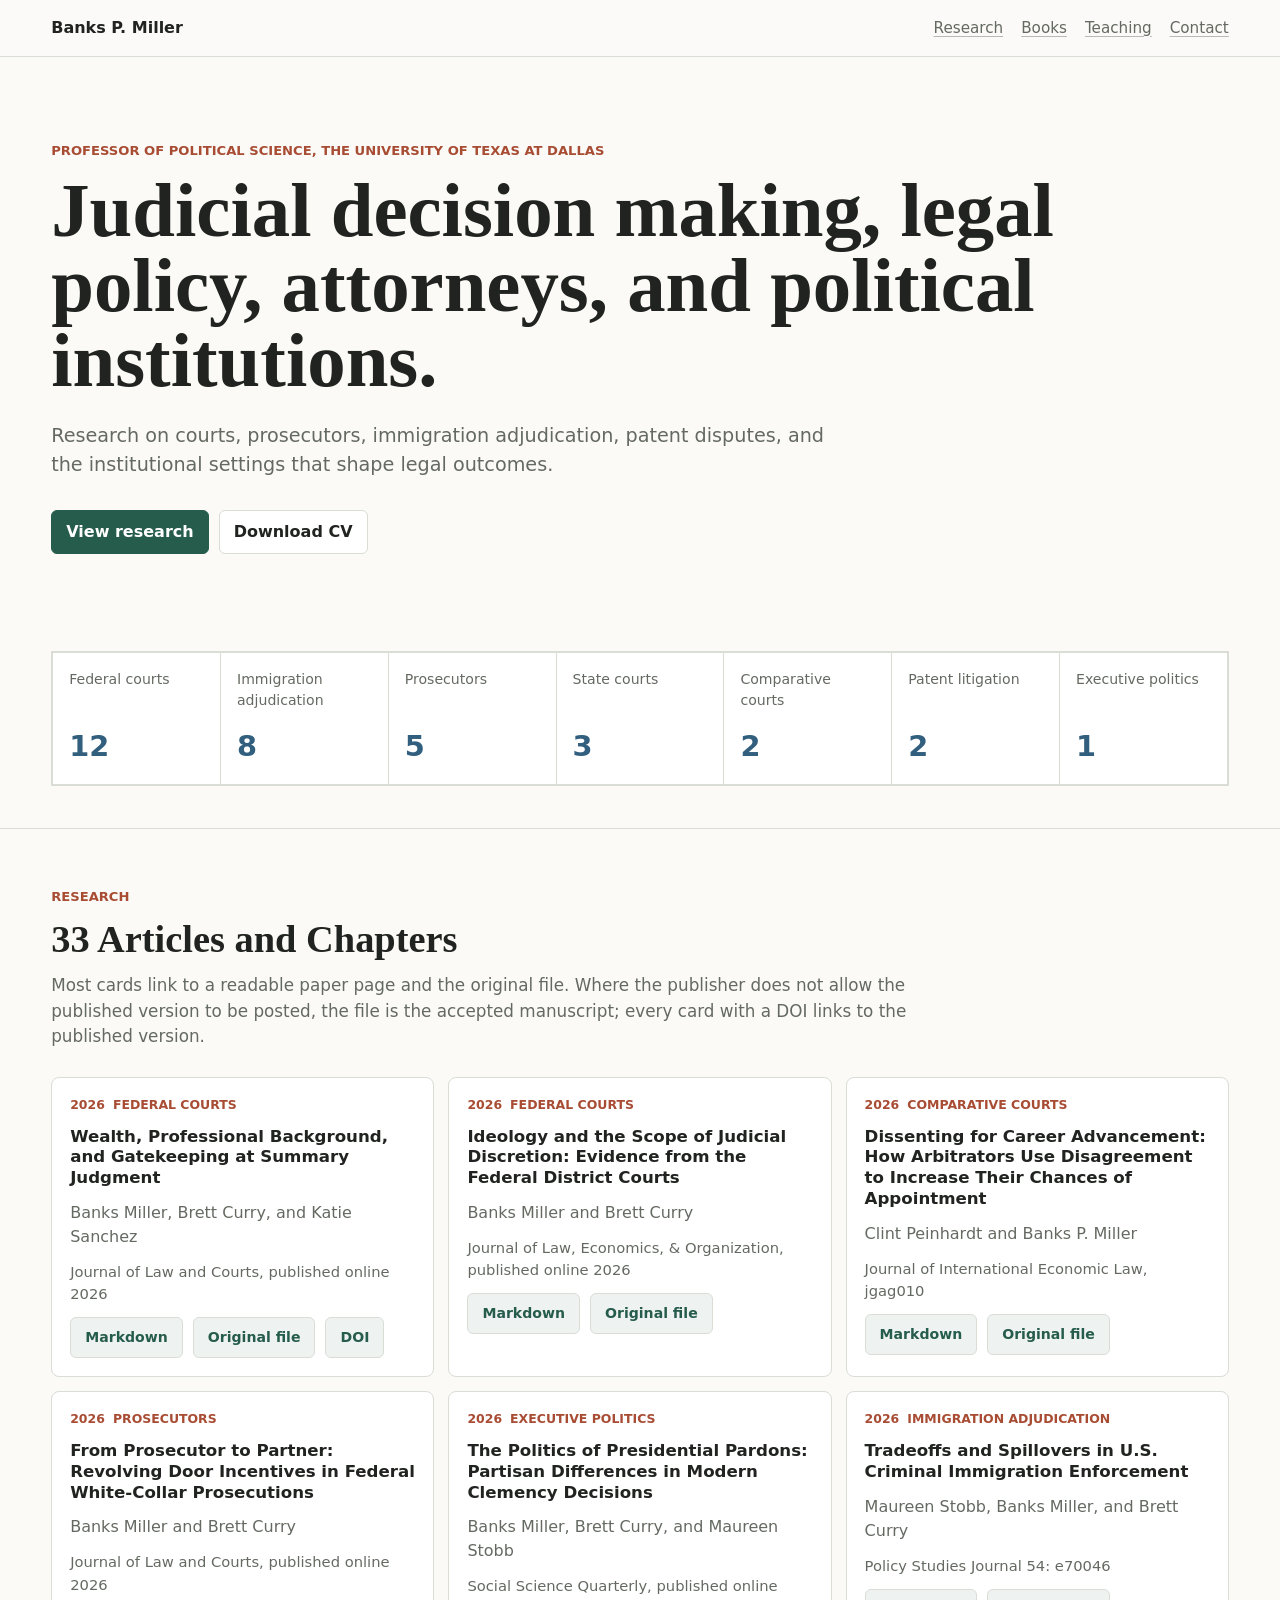
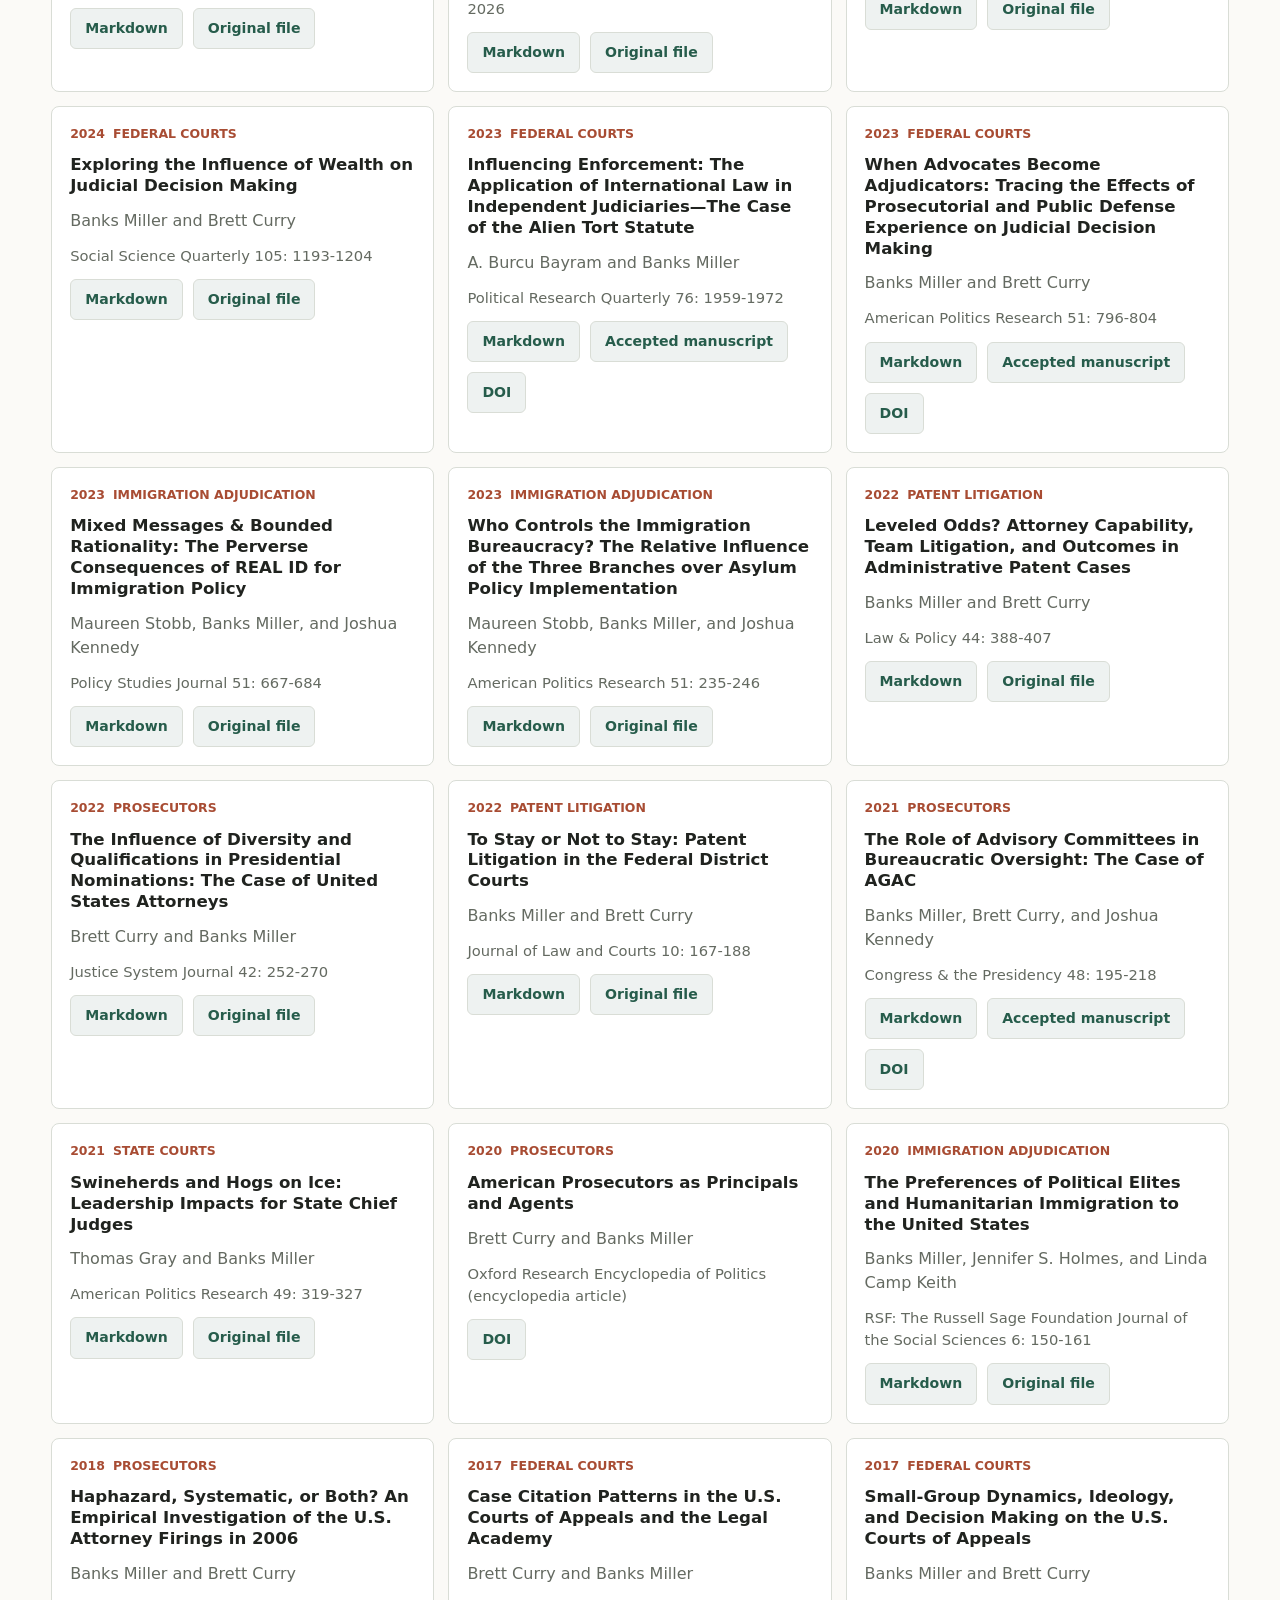
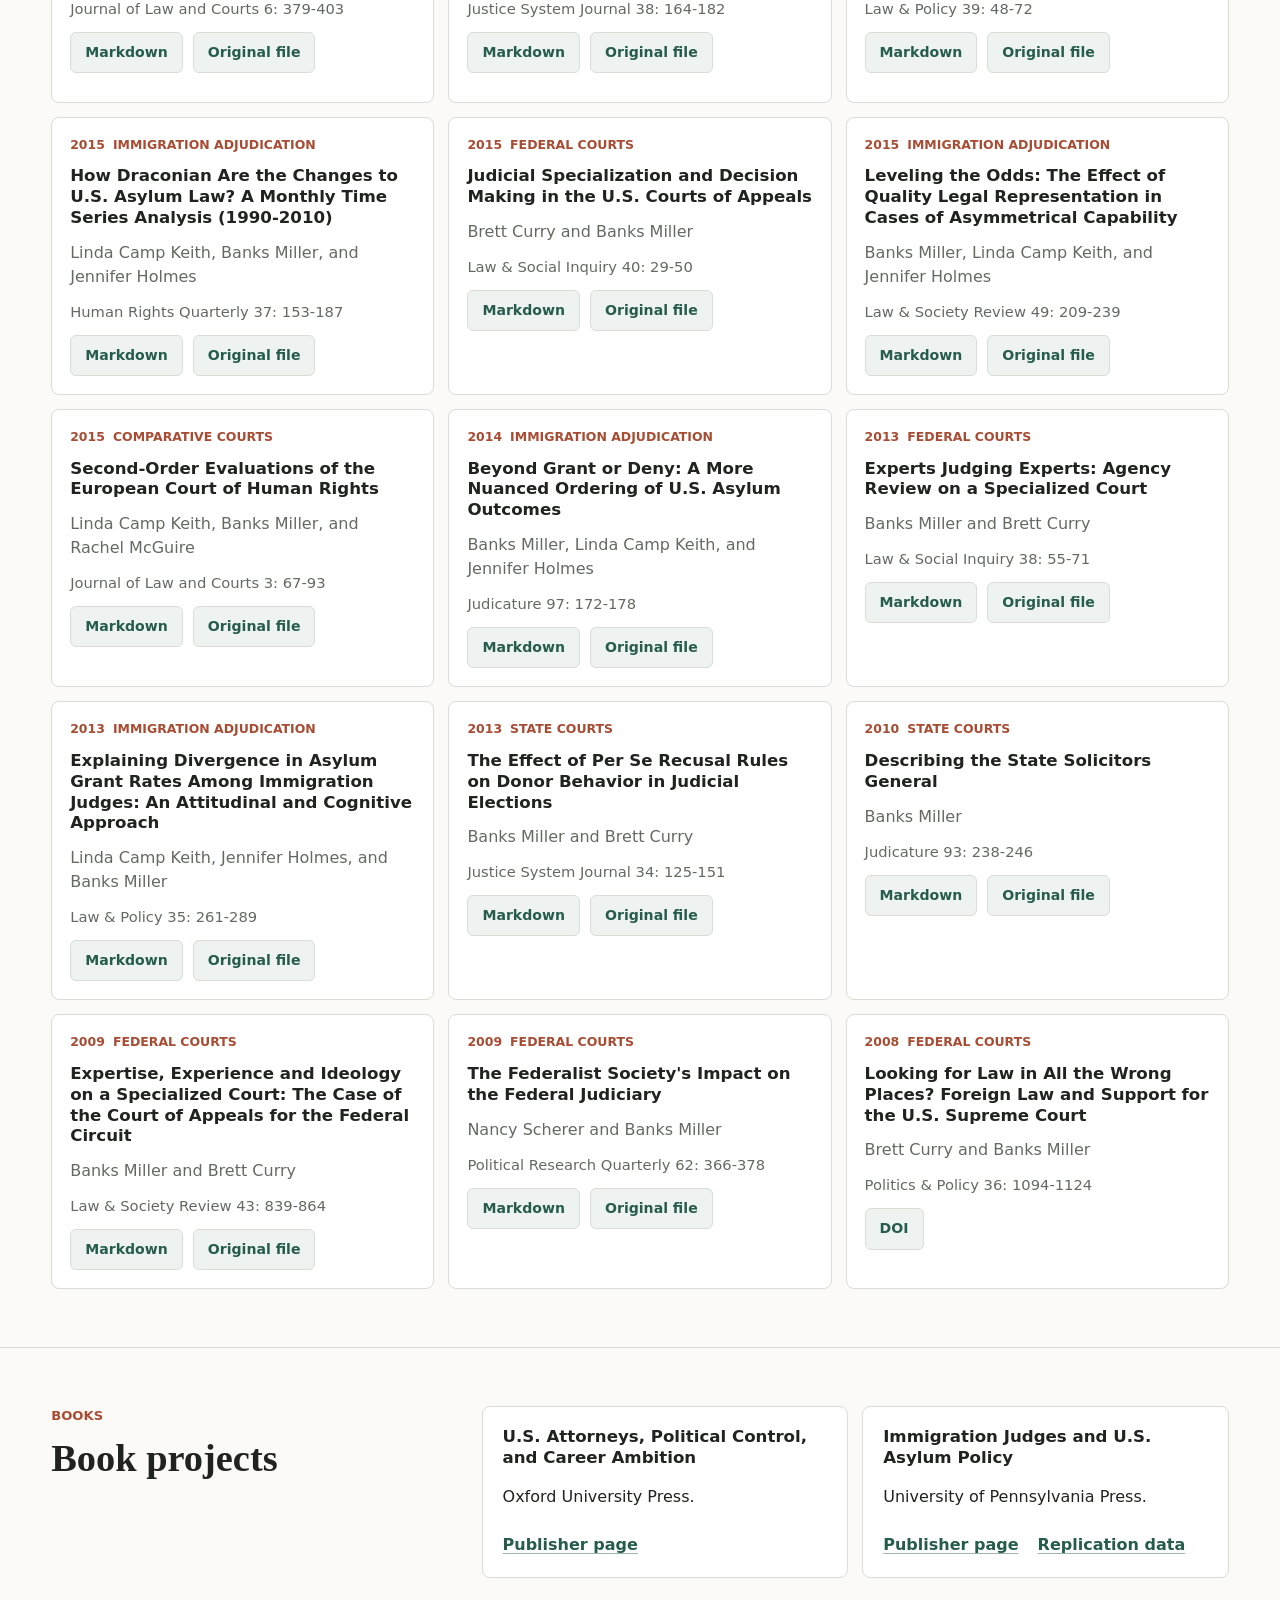
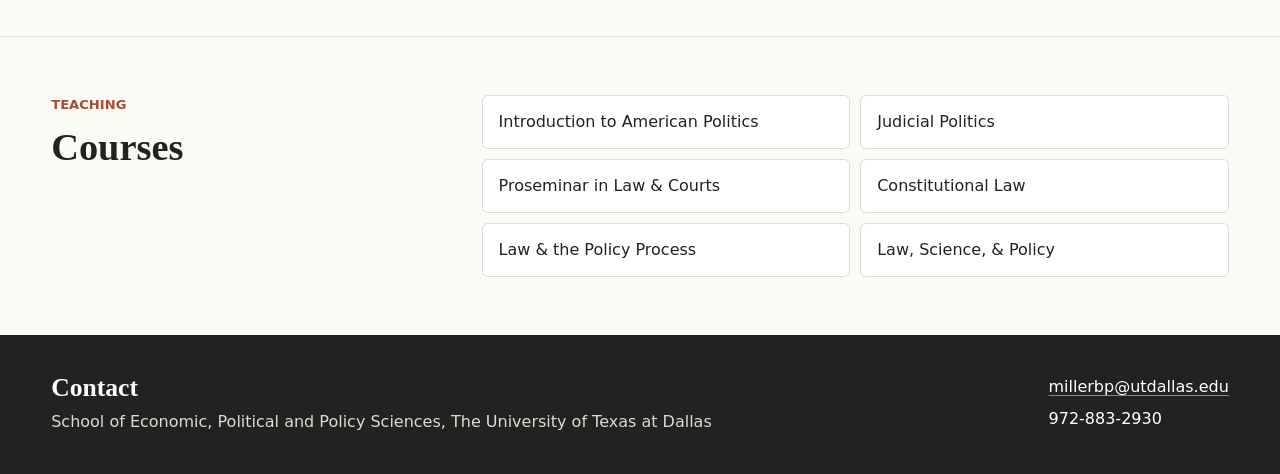
<file: index.html>
<!doctype html>
<html lang="en">
<head>
  <meta charset="utf-8">
  <meta name="viewport" content="width=device-width, initial-scale=1">
  <title>Banks P. Miller | Judicial Politics and Legal Policy</title>
  <link rel="stylesheet" href="styles.css">
</head>
<body>
  <header class="topbar">
    <a class="brand" href="#home">Banks P. Miller</a>
    <nav aria-label="Primary">
      <a href="#research">Research</a>
      <a href="#books">Books</a>
      <a href="#teaching">Teaching</a>
      <a href="#contact">Contact</a>
    </nav>
  </header>

  <main id="home">
    <section class="intro">
      <div>
        <p class="eyebrow"><span>Professor of Political Science</span><span>The University of Texas at Dallas</span></p>
        <h1><span>Judicial decision making,</span><span>legal policy, attorneys,</span><span>and political institutions.</span></h1>
        <p class="lede">Research on courts, prosecutors, immigration adjudication, patent disputes, and the institutional settings that shape legal outcomes.</p>
        <div class="hero-actions">
          <a class="button primary" href="#research">View research</a>
          <a class="button secondary" href="cv.pdf">Download CV</a>
        </div>
      </div>
    </section>

    <section class="focus-band" aria-label="Research areas">
      <ul>
        <li><span>Federal courts</span><strong>12</strong></li>
<li><span>Immigration adjudication</span><strong>8</strong></li>
<li><span>Prosecutors</span><strong>5</strong></li>
<li><span>State courts</span><strong>3</strong></li>
<li><span>Comparative courts</span><strong>2</strong></li>
<li><span>Patent litigation</span><strong>2</strong></li>
<li><span>Executive politics</span><strong>1</strong></li>
      </ul>
    </section>

    <section id="research" class="section">
      <div class="section-head">
        <p class="eyebrow">Research</p>
        <h2>33 Articles and Chapters</h2>
        <p>Most cards link to a readable paper page and the original file. Where the publisher does not allow the published version to be posted, the file is the accepted manuscript; every card with a DOI links to the published version.</p>
      </div>
      <div class="paper-grid">
        <article class="paper-card" data-topic="Federal courts">
  <div class="paper-meta">
    <span>2026</span>
    <span>Federal courts</span>
  </div>
  <h3>Wealth, Professional Background, and Gatekeeping at Summary Judgment</h3>
  <p>Banks Miller, Brett Curry, and Katie Sanchez</p>
  <p class="venue">Journal of Law and Courts, published online 2026</p>
  <div class="actions">
    <a href="wealth-gatekeeping-summary-judgment.html">Markdown</a>
    <a href="jlc_wealth_gatekeeping_summary_judgment_2026.pdf">Original file</a>
    <a href="https://doi.org/10.1017/jlc.2026.10037">DOI</a>
  </div>
</article>

        <article class="paper-card" data-topic="Federal courts">
  <div class="paper-meta">
    <span>2026</span>
    <span>Federal courts</span>
  </div>
  <h3>Ideology and the Scope of Judicial Discretion: Evidence from the Federal District Courts</h3>
  <p>Banks Miller and Brett Curry</p>
  <p class="venue">Journal of Law, Economics, &amp; Organization, published online 2026</p>
  <div class="actions">
    <a href="ideology-scope-judicial-discretion.html">Markdown</a>
    <a href="jleo_ideology_judicial_discretion_2026.pdf">Original file</a>
  </div>
</article>

        <article class="paper-card" data-topic="Comparative courts">
  <div class="paper-meta">
    <span>2026</span>
    <span>Comparative courts</span>
  </div>
  <h3>Dissenting for Career Advancement: How Arbitrators Use Disagreement to Increase Their Chances of Appointment</h3>
  <p>Clint Peinhardt and Banks P. Miller</p>
  <p class="venue">Journal of International Economic Law, jgag010</p>
  <div class="actions">
    <a href="dissents-investor-state-dispute-settlement.html">Markdown</a>
    <a href="jiel_dissenting_career_advancement_2026.pdf">Original file</a>
  </div>
</article>

<article class="paper-card" data-topic="Prosecutors">
  <div class="paper-meta">
    <span>2026</span>
    <span>Prosecutors</span>
  </div>
  <h3>From Prosecutor to Partner: Revolving Door Incentives in Federal White-Collar Prosecutions</h3>
  <p>Banks Miller and Brett Curry</p>
  <p class="venue">Journal of Law and Courts, published online 2026</p>
  <div class="actions">
    <a href="revolving-door-white-collar-prosecutions.html">Markdown</a>
    <a href="jlc_revolving_door_white_collar_2026.pdf">Original file</a>
  </div>
</article>

<article class="paper-card" data-topic="Executive politics">
  <div class="paper-meta">
    <span>2026</span>
    <span>Executive politics</span>
  </div>
  <h3>The Politics of Presidential Pardons: Partisan Differences in Modern Clemency Decisions</h3>
  <p>Banks Miller, Brett Curry, and Maureen Stobb</p>
  <p class="venue">Social Science Quarterly, published online 2026</p>
  <div class="actions">
    <a href="politics-presidential-pardons.html">Markdown</a>
    <a href="ssq_presidential_pardons_2026.pdf">Original file</a>
  </div>
</article>

<article class="paper-card" data-topic="Immigration adjudication">
  <div class="paper-meta">
    <span>2026</span>
    <span>Immigration adjudication</span>
  </div>
  <h3>Tradeoffs and Spillovers in U.S. Criminal Immigration Enforcement</h3>
  <p>Maureen Stobb, Banks Miller, and Brett Curry</p>
  <p class="venue">Policy Studies Journal 54: e70046</p>
  <div class="actions">
    <a href="tradeoffs-spillovers-criminal-immigration-enforcement.html">Markdown</a>
    <a href="psj_tradeoffs_spillovers_immigration_2026.pdf">Original file</a>
  </div>
</article>

<article class="paper-card" data-topic="Federal courts">
  <div class="paper-meta">
    <span>2024</span>
    <span>Federal courts</span>
  </div>
  <h3>Exploring the Influence of Wealth on Judicial Decision Making</h3>
  <p>Banks Miller and Brett Curry</p>
  <p class="venue">Social Science Quarterly 105: 1193-1204</p>
  <div class="actions">
    <a href="judicial-wealth-decision-making.html">Markdown</a>
    <a href="ssq_judicial_wealth_decision_making_2024.pdf">Original file</a>
  </div>
</article>

<article class="paper-card" data-topic="Federal courts">
  <div class="paper-meta">
    <span>2023</span>
    <span>Federal courts</span>
  </div>
  <h3>Influencing Enforcement: The Application of International Law in Independent Judiciaries&#x2014;The Case of the Alien Tort Statute</h3>
  <p>A. Burcu Bayram and Banks Miller</p>
  <p class="venue">Political Research Quarterly 76: 1959-1972</p>
  <div class="actions">
    <a href="influencing-enforcement-alien-tort-statute.html">Markdown</a>
    <a href="prq_influencing_enforcement_2023_accepted.pdf">Accepted manuscript</a>
    <a href="https://doi.org/10.1177/10659129231185596">DOI</a>
  </div>
</article>

<article class="paper-card" data-topic="Federal courts">
  <div class="paper-meta">
    <span>2023</span>
    <span>Federal courts</span>
  </div>
  <h3>When Advocates Become Adjudicators: Tracing the Effects of Prosecutorial and Public Defense Experience on Judicial Decision Making</h3>
  <p>Banks Miller and Brett Curry</p>
  <p class="venue">American Politics Research 51: 796-804</p>
  <div class="actions">
    <a href="advocates-become-adjudicators.html">Markdown</a>
    <a href="apr_advocates_adjudicators_2023_accepted.pdf">Accepted manuscript</a>
    <a href="https://doi.org/10.1177/1532673X231175138">DOI</a>
  </div>
</article>

<article class="paper-card" data-topic="Immigration adjudication">
  <div class="paper-meta">
    <span>2023</span>
    <span>Immigration adjudication</span>
  </div>
  <h3>Mixed Messages &amp; Bounded Rationality: The Perverse Consequences of REAL ID for Immigration Policy</h3>
  <p>Maureen Stobb, Banks Miller, and Joshua Kennedy</p>
  <p class="venue">Policy Studies Journal 51: 667-684</p>
  <div class="actions">
    <a href="mixed-messages-real-id.html">Markdown</a>
    <a href="psj_final.pdf">Original file</a>
  </div>
</article>

<article class="paper-card" data-topic="Immigration adjudication">
  <div class="paper-meta">
    <span>2023</span>
    <span>Immigration adjudication</span>
  </div>
  <h3>Who Controls the Immigration Bureaucracy? The Relative Influence of the Three Branches over Asylum Policy Implementation</h3>
  <p>Maureen Stobb, Banks Miller, and Joshua Kennedy</p>
  <p class="venue">American Politics Research 51: 235-246</p>
  <div class="actions">
    <a href="who-controls-immigration-bureaucracy.html">Markdown</a>
    <a href="apr_final.pdf">Original file</a>
  </div>
</article>

<article class="paper-card" data-topic="Patent litigation">
  <div class="paper-meta">
    <span>2022</span>
    <span>Patent litigation</span>
  </div>
  <h3>Leveled Odds? Attorney Capability, Team Litigation, and Outcomes in Administrative Patent Cases</h3>
  <p>Banks Miller and Brett Curry</p>
  <p class="venue">Law &amp; Policy 44: 388-407</p>
  <div class="actions">
    <a href="leveled-odds-administrative-patent-cases.html">Markdown</a>
    <a href="l_p_final.pdf">Original file</a>
  </div>
</article>

<article class="paper-card" data-topic="Prosecutors">
  <div class="paper-meta">
    <span>2022</span>
    <span>Prosecutors</span>
  </div>
  <h3>The Influence of Diversity and Qualifications in Presidential Nominations: The Case of United States Attorneys</h3>
  <p>Brett Curry and Banks Miller</p>
  <p class="venue">Justice System Journal 42: 252-270</p>
  <div class="actions">
    <a href="diversity-qualifications-us-attorneys.html">Markdown</a>
    <a href="jsj_r_r_submitted5.21.20v2.docx">Original file</a>
  </div>
</article>

<article class="paper-card" data-topic="Patent litigation">
  <div class="paper-meta">
    <span>2022</span>
    <span>Patent litigation</span>
  </div>
  <h3>To Stay or Not to Stay: Patent Litigation in the Federal District Courts</h3>
  <p>Banks Miller and Brett Curry</p>
  <p class="venue">Journal of Law and Courts 10: 167-188</p>
  <div class="actions">
    <a href="patent-litigation-federal-district-courts.html">Markdown</a>
    <a href="jlc_final.pdf">Original file</a>
  </div>
</article>

<article class="paper-card" data-topic="Prosecutors">
  <div class="paper-meta">
    <span>2021</span>
    <span>Prosecutors</span>
  </div>
  <h3>The Role of Advisory Committees in Bureaucratic Oversight: The Case of AGAC</h3>
  <p>Banks Miller, Brett Curry, and Joshua Kennedy</p>
  <p class="venue">Congress &amp; the Presidency 48: 195-218</p>
  <div class="actions">
    <a href="advisory-committees-agac.html">Markdown</a>
    <a href="cp_advisory_committees_agac_2021_accepted.pdf">Accepted manuscript</a>
    <a href="https://doi.org/10.1080/07343469.2020.1799262">DOI</a>
  </div>
</article>

<article class="paper-card" data-topic="State courts">
  <div class="paper-meta">
    <span>2021</span>
    <span>State courts</span>
  </div>
  <h3>Swineherds and Hogs on Ice: Leadership Impacts for State Chief Judges</h3>
  <p>Thomas Gray and Banks Miller</p>
  <p class="venue">American Politics Research 49: 319-327</p>
  <div class="actions">
    <a href="state-chief-judges-leadership-impacts.html">Markdown</a>
    <a href="final_version.pdf">Original file</a>
  </div>
</article>

<article class="paper-card" data-topic="Prosecutors">
  <div class="paper-meta">
    <span>2020</span>
    <span>Prosecutors</span>
  </div>
  <h3>American Prosecutors as Principals and Agents</h3>
  <p>Brett Curry and Banks Miller</p>
  <p class="venue">Oxford Research Encyclopedia of Politics (encyclopedia article)</p>
  <div class="actions">
    <a href="https://doi.org/10.1093/acrefore/9780190228637.013.1987">DOI</a>
  </div>
</article>

<article class="paper-card" data-topic="Immigration adjudication">
  <div class="paper-meta">
    <span>2020</span>
    <span>Immigration adjudication</span>
  </div>
  <h3>The Preferences of Political Elites and Humanitarian Immigration to the United States</h3>
  <p>Banks Miller, Jennifer S. Holmes, and Linda Camp Keith</p>
  <p class="venue">RSF: The Russell Sage Foundation Journal of the Social Sciences 6: 150-161</p>
  <div class="actions">
    <a href="political-elites-humanitarian-immigration.html">Markdown</a>
    <a href="rsf_final.pdf">Original file</a>
  </div>
</article>

<article class="paper-card" data-topic="Prosecutors">
  <div class="paper-meta">
    <span>2018</span>
    <span>Prosecutors</span>
  </div>
  <h3>Haphazard, Systematic, or Both? An Empirical Investigation of the U.S. Attorney Firings in 2006</h3>
  <p>Banks Miller and Brett Curry</p>
  <p class="venue">Journal of Law and Courts 6: 379-403</p>
  <div class="actions">
    <a href="us-attorney-firings-2006.html">Markdown</a>
    <a href="jlc_published.pdf">Original file</a>
  </div>
</article>

<article class="paper-card" data-topic="Federal courts">
  <div class="paper-meta">
    <span>2017</span>
    <span>Federal courts</span>
  </div>
  <h3>Case Citation Patterns in the U.S. Courts of Appeals and the Legal Academy</h3>
  <p>Brett Curry and Banks Miller</p>
  <p class="venue">Justice System Journal 38: 164-182</p>
  <div class="actions">
    <a href="case-citation-patterns.html">Markdown</a>
    <a href="case_citation_patterns_in_coas___legal_academy.pdf">Original file</a>
  </div>
</article>

<article class="paper-card" data-topic="Federal courts">
  <div class="paper-meta">
    <span>2017</span>
    <span>Federal courts</span>
  </div>
  <h3>Small-Group Dynamics, Ideology, and Decision Making on the U.S. Courts of Appeals</h3>
  <p>Banks Miller and Brett Curry</p>
  <p class="venue">Law &amp; Policy 39: 48-72</p>
  <div class="actions">
    <a href="small-group-dynamics-courts-of-appeals.html">Markdown</a>
    <a href="l_p_miller_curry_2017.pdf">Original file</a>
  </div>
</article>

<article class="paper-card" data-topic="Immigration adjudication">
  <div class="paper-meta">
    <span>2015</span>
    <span>Immigration adjudication</span>
  </div>
  <h3>How Draconian Are the Changes to U.S. Asylum Law? A Monthly Time Series Analysis (1990-2010)</h3>
  <p>Linda Camp Keith, Banks Miller, and Jennifer Holmes</p>
  <p class="venue">Human Rights Quarterly 37: 153-187</p>
  <div class="actions">
    <a href="changes-to-us-asylum-law.html">Markdown</a>
    <a href="hrq_2015.pdf">Original file</a>
  </div>
</article>

<article class="paper-card" data-topic="Federal courts">
  <div class="paper-meta">
    <span>2015</span>
    <span>Federal courts</span>
  </div>
  <h3>Judicial Specialization and Decision Making in the U.S. Courts of Appeals</h3>
  <p>Brett Curry and Banks Miller</p>
  <p class="venue">Law &amp; Social Inquiry 40: 29-50</p>
  <div class="actions">
    <a href="judicial-specialization-courts-of-appeals.html">Markdown</a>
    <a href="lsi_antitrust_final_(2015).pdf">Original file</a>
  </div>
</article>

<article class="paper-card" data-topic="Immigration adjudication">
  <div class="paper-meta">
    <span>2015</span>
    <span>Immigration adjudication</span>
  </div>
  <h3>Leveling the Odds: The Effect of Quality Legal Representation in Cases of Asymmetrical Capability</h3>
  <p>Banks Miller, Linda Camp Keith, and Jennifer Holmes</p>
  <p class="venue">Law &amp; Society Review 49: 209-239</p>
  <div class="actions">
    <a href="quality-legal-representation-asylum.html">Markdown</a>
    <a href="lsr_final_2015.pdf">Original file</a>
  </div>
</article>

<article class="paper-card" data-topic="Comparative courts">
  <div class="paper-meta">
    <span>2015</span>
    <span>Comparative courts</span>
  </div>
  <h3>Second-Order Evaluations of the European Court of Human Rights</h3>
  <p>Linda Camp Keith, Banks Miller, and Rachel McGuire</p>
  <p class="venue">Journal of Law and Courts 3: 67-93</p>
  <div class="actions">
    <a href="second-order-evaluations-echr.html">Markdown</a>
    <a href="jlc_ecthr_final_2015.pdf">Original file</a>
  </div>
</article>

<article class="paper-card" data-topic="Immigration adjudication">
  <div class="paper-meta">
    <span>2014</span>
    <span>Immigration adjudication</span>
  </div>
  <h3>Beyond Grant or Deny: A More Nuanced Ordering of U.S. Asylum Outcomes</h3>
  <p>Banks Miller, Linda Camp Keith, and Jennifer Holmes</p>
  <p class="venue">Judicature 97: 172-178</p>
  <div class="actions">
    <a href="beyond-grant-or-deny.html">Markdown</a>
    <a href="judicature_typeset.pdf">Original file</a>
  </div>
</article>

<article class="paper-card" data-topic="Federal courts">
  <div class="paper-meta">
    <span>2013</span>
    <span>Federal courts</span>
  </div>
  <h3>Experts Judging Experts: Agency Review on a Specialized Court</h3>
  <p>Banks Miller and Brett Curry</p>
  <p class="venue">Law &amp; Social Inquiry 38: 55-71</p>
  <div class="actions">
    <a href="experts-judging-experts.html">Markdown</a>
    <a href="lsi_final.pdf">Original file</a>
  </div>
</article>

<article class="paper-card" data-topic="Immigration adjudication">
  <div class="paper-meta">
    <span>2013</span>
    <span>Immigration adjudication</span>
  </div>
  <h3>Explaining Divergence in Asylum Grant Rates Among Immigration Judges: An Attitudinal and Cognitive Approach</h3>
  <p>Linda Camp Keith, Jennifer Holmes, and Banks Miller</p>
  <p class="venue">Law &amp; Policy 35: 261-289</p>
  <div class="actions">
    <a href="asylum-grant-rates-judges.html">Markdown</a>
    <a href="lp_final.pdf">Original file</a>
  </div>
</article>

<article class="paper-card" data-topic="State courts">
  <div class="paper-meta">
    <span>2013</span>
    <span>State courts</span>
  </div>
  <h3>The Effect of Per Se Recusal Rules on Donor Behavior in Judicial Elections</h3>
  <p>Banks Miller and Brett Curry</p>
  <p class="venue">Justice System Journal 34: 125-151</p>
  <div class="actions">
    <a href="per-se-recusal-donor-behavior.html">Markdown</a>
    <a href="copyedit_proof.pdf">Original file</a>
  </div>
</article>

<article class="paper-card" data-topic="State courts">
  <div class="paper-meta">
    <span>2010</span>
    <span>State courts</span>
  </div>
  <h3>Describing the State Solicitors General</h3>
  <p>Banks Miller</p>
  <p class="venue">Judicature 93: 238-246</p>
  <div class="actions">
    <a href="state-solicitors-general.html">Markdown</a>
    <a href="judicature_stsg_final.pdf">Original file</a>
  </div>
</article>

<article class="paper-card" data-topic="Federal courts">
  <div class="paper-meta">
    <span>2009</span>
    <span>Federal courts</span>
  </div>
  <h3>Expertise, Experience and Ideology on a Specialized Court: The Case of the Court of Appeals for the Federal Circuit</h3>
  <p>Banks Miller and Brett Curry</p>
  <p class="venue">Law &amp; Society Review 43: 839-864</p>
  <div class="actions">
    <a href="federal-circuit-expertise-experience-ideology.html">Markdown</a>
    <a href="final.pdf">Original file</a>
  </div>
</article>

<article class="paper-card" data-topic="Federal courts">
  <div class="paper-meta">
    <span>2009</span>
    <span>Federal courts</span>
  </div>
  <h3>The Federalist Society&#x27;s Impact on the Federal Judiciary</h3>
  <p>Nancy Scherer and Banks Miller</p>
  <p class="venue">Political Research Quarterly 62: 366-378</p>
  <div class="actions">
    <a href="federalist-society-impact.html">Markdown</a>
    <a href="fed_soc_final.pdf">Original file</a>
  </div>
</article>

<article class="paper-card" data-topic="Federal courts">
  <div class="paper-meta">
    <span>2008</span>
    <span>Federal courts</span>
  </div>
  <h3>Looking for Law in All the Wrong Places? Foreign Law and Support for the U.S. Supreme Court</h3>
  <p>Brett Curry and Banks Miller</p>
  <p class="venue">Politics &amp; Policy 36: 1094-1124</p>
  <div class="actions">
    <a href="https://doi.org/10.1111/j.1747-1346.2008.00151.x">DOI</a>
  </div>
</article>

      </div>
    </section>

    <section id="books" class="section two-column">
      <div>
        <p class="eyebrow">Books</p>
        <h2>Book projects</h2>
      </div>
      <div class="book-list">
        <article>
          <h3>U.S. Attorneys, Political Control, and Career Ambition</h3>
          <p>Oxford University Press.</p>
          <a href="https://global.oup.com/academic/product/us-attorneys-political-control-and-career-ambition-9780190928247?cc=us&amp;lang=en">Publisher page</a>
        </article>
        <article>
          <h3>Immigration Judges and U.S. Asylum Policy</h3>
          <p>University of Pennsylvania Press.</p>
          <a href="http://www.upenn.edu/pennpress/book/15266.html">Publisher page</a>
          <a href="http://dx.doi.org/10.7910/DVN/26474">Replication data</a>
        </article>
      </div>
    </section>

    <section id="teaching" class="section two-column">
      <div>
        <p class="eyebrow">Teaching</p>
        <h2>Courses</h2>
      </div>
      <ul class="course-list">
        <li>Introduction to American Politics</li>
        <li>Judicial Politics</li>
        <li>Proseminar in Law & Courts</li>
        <li>Constitutional Law</li>
        <li>Law & the Policy Process</li>
        <li>Law, Science, & Policy</li>
      </ul>
    </section>
  </main>

  <footer id="contact">
    <div>
      <h2>Contact</h2>
      <p>School of Economic, Political and Policy Sciences, The University of Texas at Dallas</p>
    </div>
    <address>
      <a href="mailto:millerbp@utdallas.edu">millerbp@utdallas.edu</a>
      <span>972-883-2930</span>
    </address>
  </footer>
</body>
</html>
</file>
<file: styles.css>
* {
  box-sizing: border-box;
}

:root {
  --ink: #20231f;
  --muted: #646a61;
  --paper: #fbfaf7;
  --line: #d9ddd6;
  --green: #265c4b;
  --rust: #a84c33;
  --blue: #315f7d;
  --white: #ffffff;
}

body {
  margin: 0;
  color: var(--ink);
  background: var(--paper);
  font-family: Inter, ui-sans-serif, system-ui, -apple-system, BlinkMacSystemFont, "Segoe UI", sans-serif;
  line-height: 1.5;
  overflow-x: hidden;
}

a {
  color: inherit;
  text-decoration-color: color-mix(in srgb, currentColor 45%, transparent);
  text-underline-offset: 0.18em;
}

.topbar {
  position: sticky;
  top: 0;
  z-index: 10;
  display: flex;
  align-items: center;
  justify-content: space-between;
  gap: 24px;
  padding: 16px clamp(20px, 4vw, 56px);
  background: color-mix(in srgb, var(--paper) 92%, white);
  border-bottom: 1px solid var(--line);
}

.brand {
  font-weight: 750;
  text-decoration: none;
  white-space: nowrap;
}

nav {
  display: flex;
  gap: 18px;
  flex-wrap: wrap;
  justify-content: flex-end;
  color: var(--muted);
  font-size: 0.95rem;
}

.intro {
  display: block;
  padding: clamp(44px, 7vw, 84px) clamp(20px, 4vw, 56px) 32px;
  min-height: 66vh;
}

.intro > * {
  min-width: 0;
}

.eyebrow {
  margin: 0 0 12px;
  color: var(--rust);
  font-size: 0.82rem;
  font-weight: 760;
  letter-spacing: 0;
  text-transform: uppercase;
  overflow-wrap: anywhere;
}

.eyebrow span + span::before {
  content: ", ";
}

h1,
h2,
h3,
p {
  overflow-wrap: anywhere;
}

h1 {
  margin: 0;
  max-width: none;
  font-family: Georgia, "Times New Roman", serif;
  font-size: clamp(2.45rem, 6vw, 5.2rem);
  line-height: 0.98;
  letter-spacing: 0;
  hyphens: auto;
}

h1 span + span::before {
  content: " ";
}

h2 {
  margin: 0;
  font-family: Georgia, "Times New Roman", serif;
  font-size: clamp(1.8rem, 3vw, 3.1rem);
  line-height: 1.05;
  letter-spacing: 0;
}

h3 {
  margin: 0;
  font-size: 1.04rem;
  line-height: 1.25;
  letter-spacing: 0;
}

.lede {
  max-width: 780px;
  margin: 24px 0 0;
  color: var(--muted);
  font-size: clamp(1.05rem, 1.5vw, 1.3rem);
}

.hero-actions,
.actions {
  display: flex;
  flex-wrap: wrap;
  gap: 10px;
  align-items: center;
}

.hero-actions {
  margin-top: 30px;
}

.button,
.actions a {
  min-height: 40px;
  display: inline-flex;
  align-items: center;
  justify-content: center;
  padding: 9px 14px;
  border: 1px solid var(--line);
  border-radius: 6px;
  font-weight: 700;
  text-decoration: none;
}

.primary {
  color: white;
  background: var(--green);
  border-color: var(--green);
}

.secondary {
  background: white;
}

.focus-band {
  padding: 0 clamp(20px, 4vw, 56px) 42px;
}

.focus-band ul {
  display: grid;
  grid-template-columns: repeat(auto-fit, minmax(150px, 1fr));
  gap: 1px;
  margin: 0;
  padding: 1px;
  list-style: none;
  background: var(--line);
  border: 1px solid var(--line);
}

.focus-band li {
  min-height: 104px;
  display: flex;
  flex-direction: column;
  justify-content: space-between;
  gap: 14px;
  padding: 16px;
  background: white;
}

.focus-band span {
  color: var(--muted);
  font-size: 0.88rem;
}

.focus-band strong {
  font-size: 1.8rem;
  color: var(--blue);
}

.section {
  padding: 58px clamp(20px, 4vw, 56px);
  border-top: 1px solid var(--line);
}

.section-head {
  max-width: 860px;
  margin-bottom: 28px;
}

.section-head p:not(.eyebrow) {
  margin: 14px 0 0;
  color: var(--muted);
  font-size: 1.05rem;
}

.paper-grid {
  display: grid;
  grid-template-columns: repeat(3, minmax(0, 1fr));
  gap: 14px;
}

.paper-card {
  display: grid;
  gap: 12px;
  align-content: start;
  min-height: 265px;
  padding: 18px;
  background: white;
  border: 1px solid var(--line);
  border-radius: 8px;
}

.paper-meta {
  display: flex;
  flex-wrap: wrap;
  gap: 8px;
  color: var(--rust);
  font-size: 0.78rem;
  font-weight: 780;
  text-transform: uppercase;
}

.paper-card p {
  margin: 0;
  color: var(--muted);
}

.venue {
  font-size: 0.92rem;
}

.actions {
  margin-top: auto;
}

.actions a {
  color: var(--green);
  background: color-mix(in srgb, var(--green) 8%, white);
  font-size: 0.88rem;
}

.two-column {
  display: grid;
  grid-template-columns: minmax(220px, 0.7fr) minmax(0, 1.3fr);
  gap: 28px;
}

.book-list {
  display: grid;
  grid-template-columns: repeat(2, minmax(0, 1fr));
  gap: 14px;
}

.book-list article {
  padding: 20px;
  background: white;
  border: 1px solid var(--line);
  border-radius: 8px;
}

.book-list a {
  display: inline-block;
  margin: 8px 14px 0 0;
  color: var(--green);
  font-weight: 720;
}

.course-list {
  display: grid;
  grid-template-columns: repeat(2, minmax(0, 1fr));
  gap: 10px;
  margin: 0;
  padding: 0;
  list-style: none;
}

.course-list li {
  padding: 14px 16px;
  background: white;
  border: 1px solid var(--line);
  border-radius: 6px;
}

footer {
  display: flex;
  justify-content: space-between;
  gap: 24px;
  padding: 40px clamp(20px, 4vw, 56px);
  color: white;
  background: #20231f;
}

footer h2 {
  font-size: 1.6rem;
}

footer p {
  margin: 8px 0 0;
  color: #d9ddd6;
}

address {
  display: grid;
  gap: 8px;
  align-content: start;
  font-style: normal;
}

@media (max-width: 980px) {
  .intro,
  .two-column {
    grid-template-columns: 1fr;
  }

  .focus-band ul,
  .paper-grid {
    grid-template-columns: repeat(2, minmax(0, 1fr));
  }
}

@media (max-width: 640px) {
  .topbar {
    align-items: flex-start;
    flex-direction: column;
  }

  nav {
    justify-content: flex-start;
  }

  .intro {
    min-height: auto;
  }

  .lede {
    max-width: 330px;
  }

  h1 {
    font-size: 1.72rem;
    line-height: 1.08;
  }

  h1 span {
    display: block;
  }

  h1 span + span::before {
    content: "";
  }

  .eyebrow {
    font-size: 0.74rem;
    line-height: 1.25;
  }

  .eyebrow span {
    display: block;
  }

  .eyebrow span + span::before {
    content: "";
  }

  .focus-band ul,
  .paper-grid,
  .book-list,
  .course-list {
    grid-template-columns: 1fr;
  }

  footer {
    flex-direction: column;
  }
}
</file>
